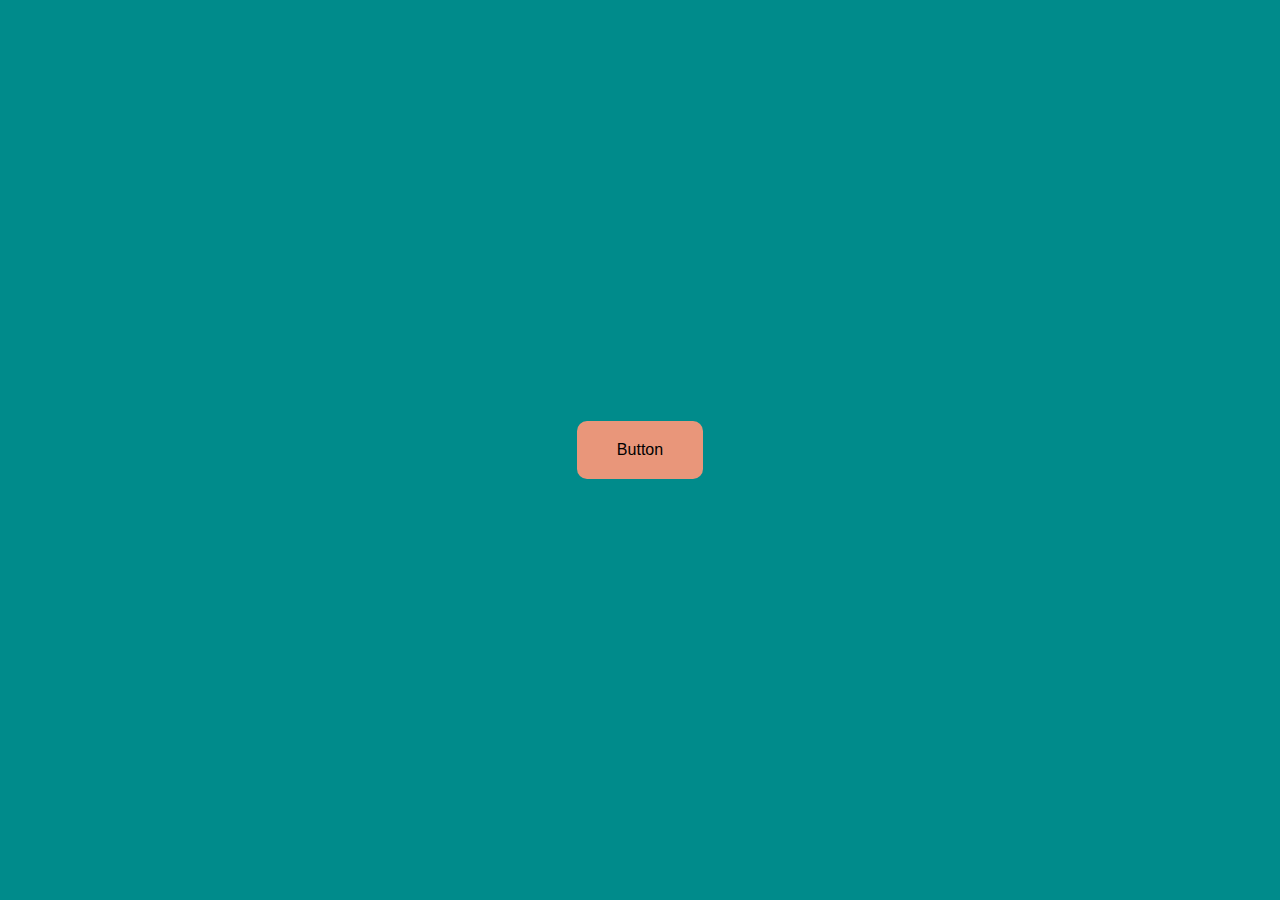
<file: Button Ripple/index.html>
<html lang="en">
<head>
    <meta charset="UTF-8">
    <meta http-equiv="X-UA-Compatible" content="IE=edge">
    <meta name="viewport" content="width=device-width, initial-scale=1.0">
    <title>button ripple</title>
    <link rel="stylesheet" href="style.css">
</head>
<body>
    <a href="#" class="btn"><span>Button </span></a>

    <script src="index.js"></script>
</body>
</html>
</file>
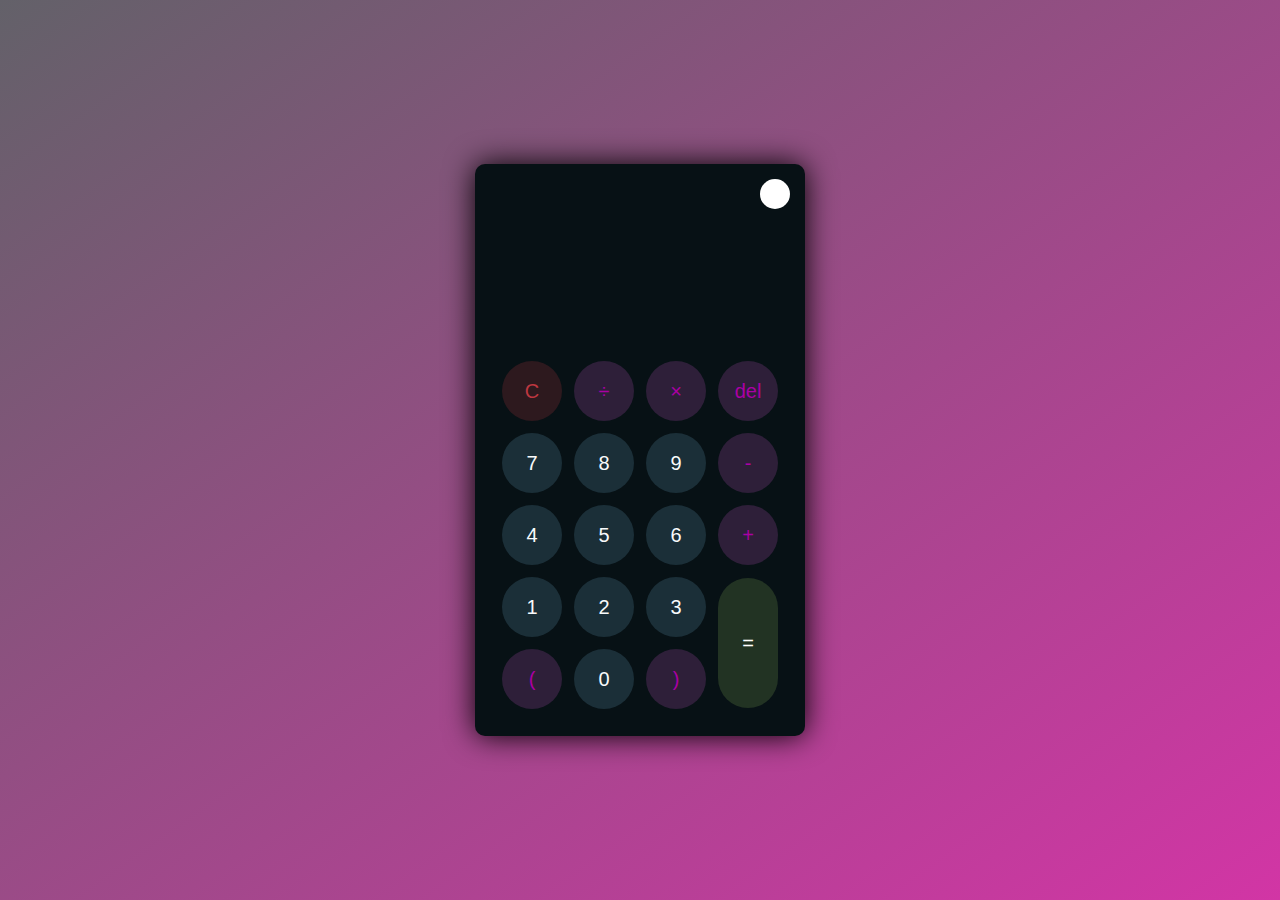
<file: Calculator/index.html>
<html lang="en">
<head>
    <meta charset="UTF-8">
    <meta http-equiv="X-UA-Compatible" content="IE=edge">
    <meta name="viewport" content="width=device-width, initial-scale=1.0">
    <link rel="stylesheet" href="style.css">
    <title>Calculator</title>
</head>
<body>
    <div class="container">
        <div class="calculator dark">
            <div class="theme-toggler active">
                <i class="toggler-icon"></i>
            </div>
            <div class="display-screen">
                <div id="display"></div>
            </div>
            <div class="buttons">
                <table>
                    <tr>
                        <td><button class="btn-operator" id="clear">C</button></td>
                        <td><button class="btn-operator" id="/">&divide;</button></td>
                        <td><button class="btn-operator" id="*">&times;</button></td>
                        <td><button class="btn-operator" id="backspace">del</button></td>
                    </tr>
                    <tr>
                        <td><button class="btn-number" id="7">7</button></td>
                        <td><button class="btn-number" id="8">8</button></td>
                        <td><button class="btn-number" id="9">9</button></td>
                        <td><button class="btn-operator" id="-">-</button></td>
                    </tr>
                    <tr>
                        <td><button class="btn-number" id="4">4</button></td>
                        <td><button class="btn-number" id="5">5</button></td>
                        <td><button class="btn-number" id="6">6</button></td>
                        <td><button class="btn-operator" id="+">+</button></td>
                    </tr>
                    <tr>
                        <td><button class="btn-number" id="1">1</button></td>
                        <td><button class="btn-number" id="2">2</button></td>
                        <td><button class="btn-number" id="3">3</button></td>
                        <td rowspan="2"><button class="btn-equal" id="equal">=</button></td>
                    </tr>
                    <tr>
                        <td><button class="btn-operator" id="(">(</button></td>
                        <td><button class="btn-number" id="0">0</button></td>
                        <td><button class="btn-operator" id=")">)</button></td>
                    </tr>
                </table>
            </div>
        </div>
    </div>
    <script src="index.js"></script>
</body>
</html>
</file>
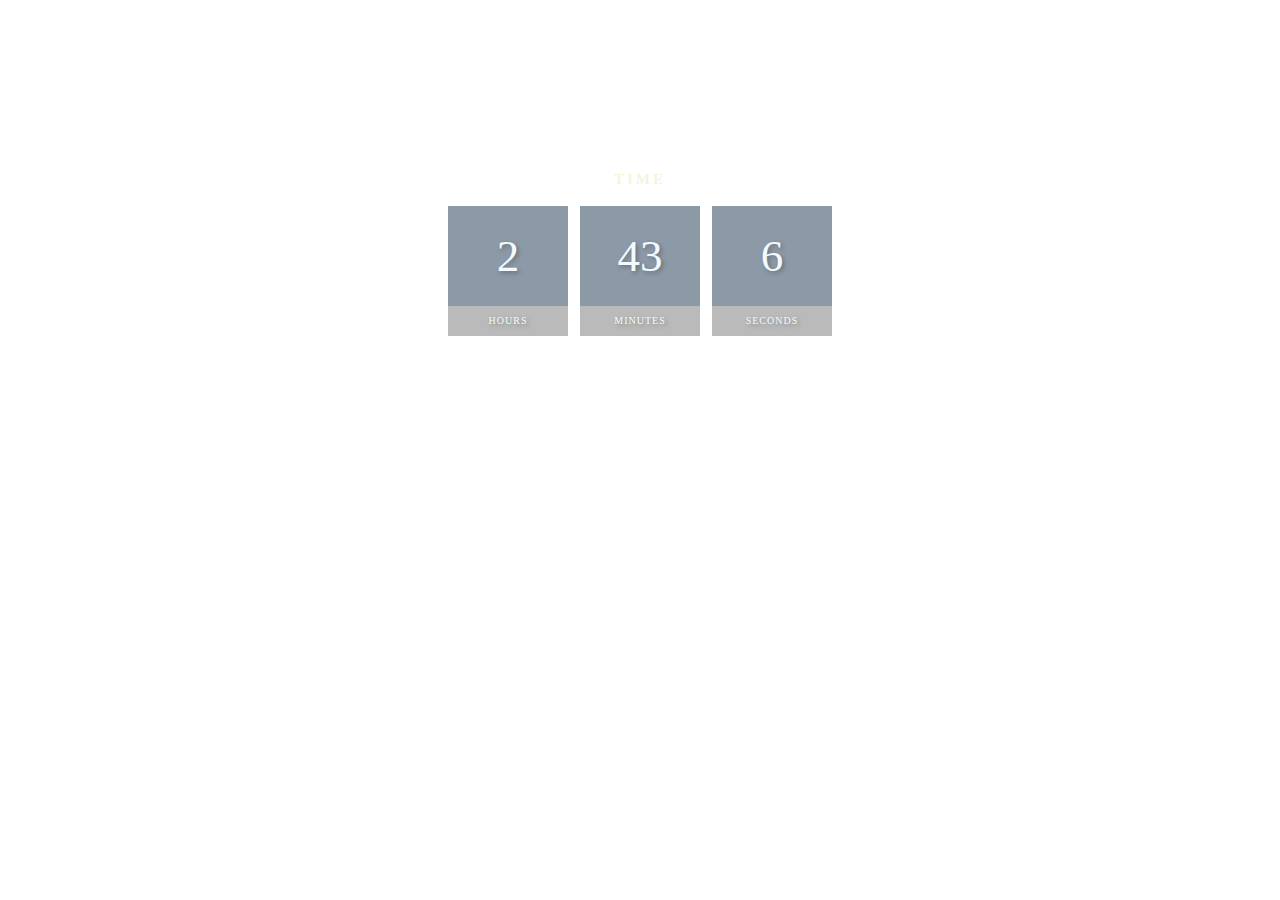
<file: Digital Clock/index.html>
<html lang="en">
<head>
    <meta charset="UTF-8">
    <meta http-equiv="X-UA-Compatible" content="IE=edge">
    <meta name="viewport" content="width=device-width, initial-scale=1.0">
    <link rel="stylesheet" href="styles.css">
    <title>Digital Clock</title>
</head>
<body> 
    <h2>Time</h2>
    <div class="clock">
        <div>
            <span id="hour">00</span>
            <span class="text">Hours</span>
        </div>
        <div>
            <span id="minutes">00</span>
            <span class="text">Minutes</span>
        </div>
        <div>
            <span id="seconds">00</span>
            <span class="text">Seconds</span>
        </div>

    </div>
    <script src="index.js"></script>
</body>
</html>
</file>
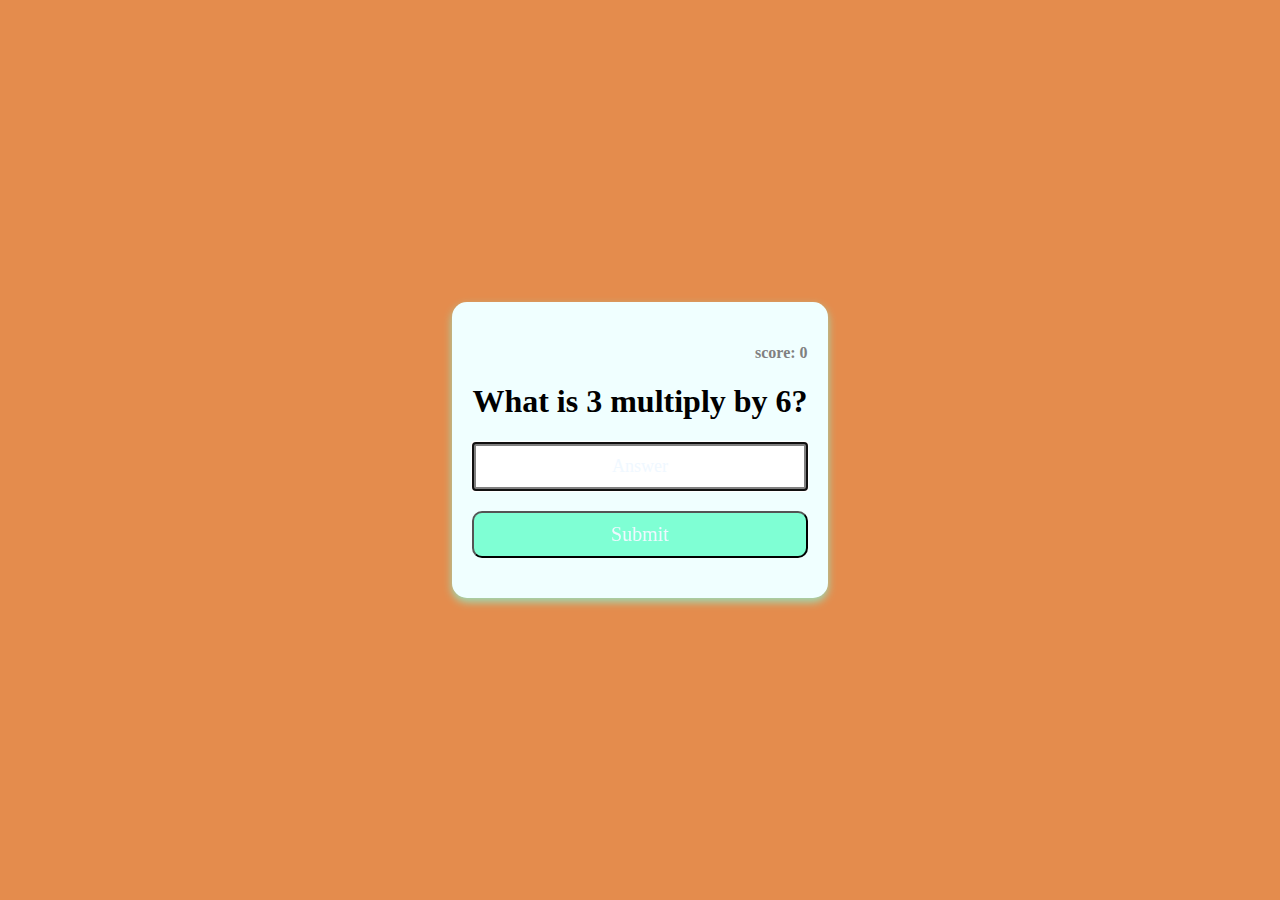
<file: Multiplication App/index.html>
<html lang="en">
<head>
    <meta charset="UTF-8">
    <meta http-equiv="X-UA-Compatible" content="IE=edge">
    <meta name="viewport" content="width=device-width, initial-scale=1.0">
    <title>Multiplication App</title>
    <link rel="stylesheet" href="style.css">
</head>
<body>
     <form class="form" id="form">
        <h4 class="score" id="score">score: 0</h4>
        <h1 id="question">What's 2 multiply by 3 </h1>
        <input type="text" class="input" id="input" placeholder="Answer" autofocus autocomplete="off">
        <button type="submit" class="btn">Submit</button>

    </form>
    <script src="index.js"></script>
</body>
</html>
</file>
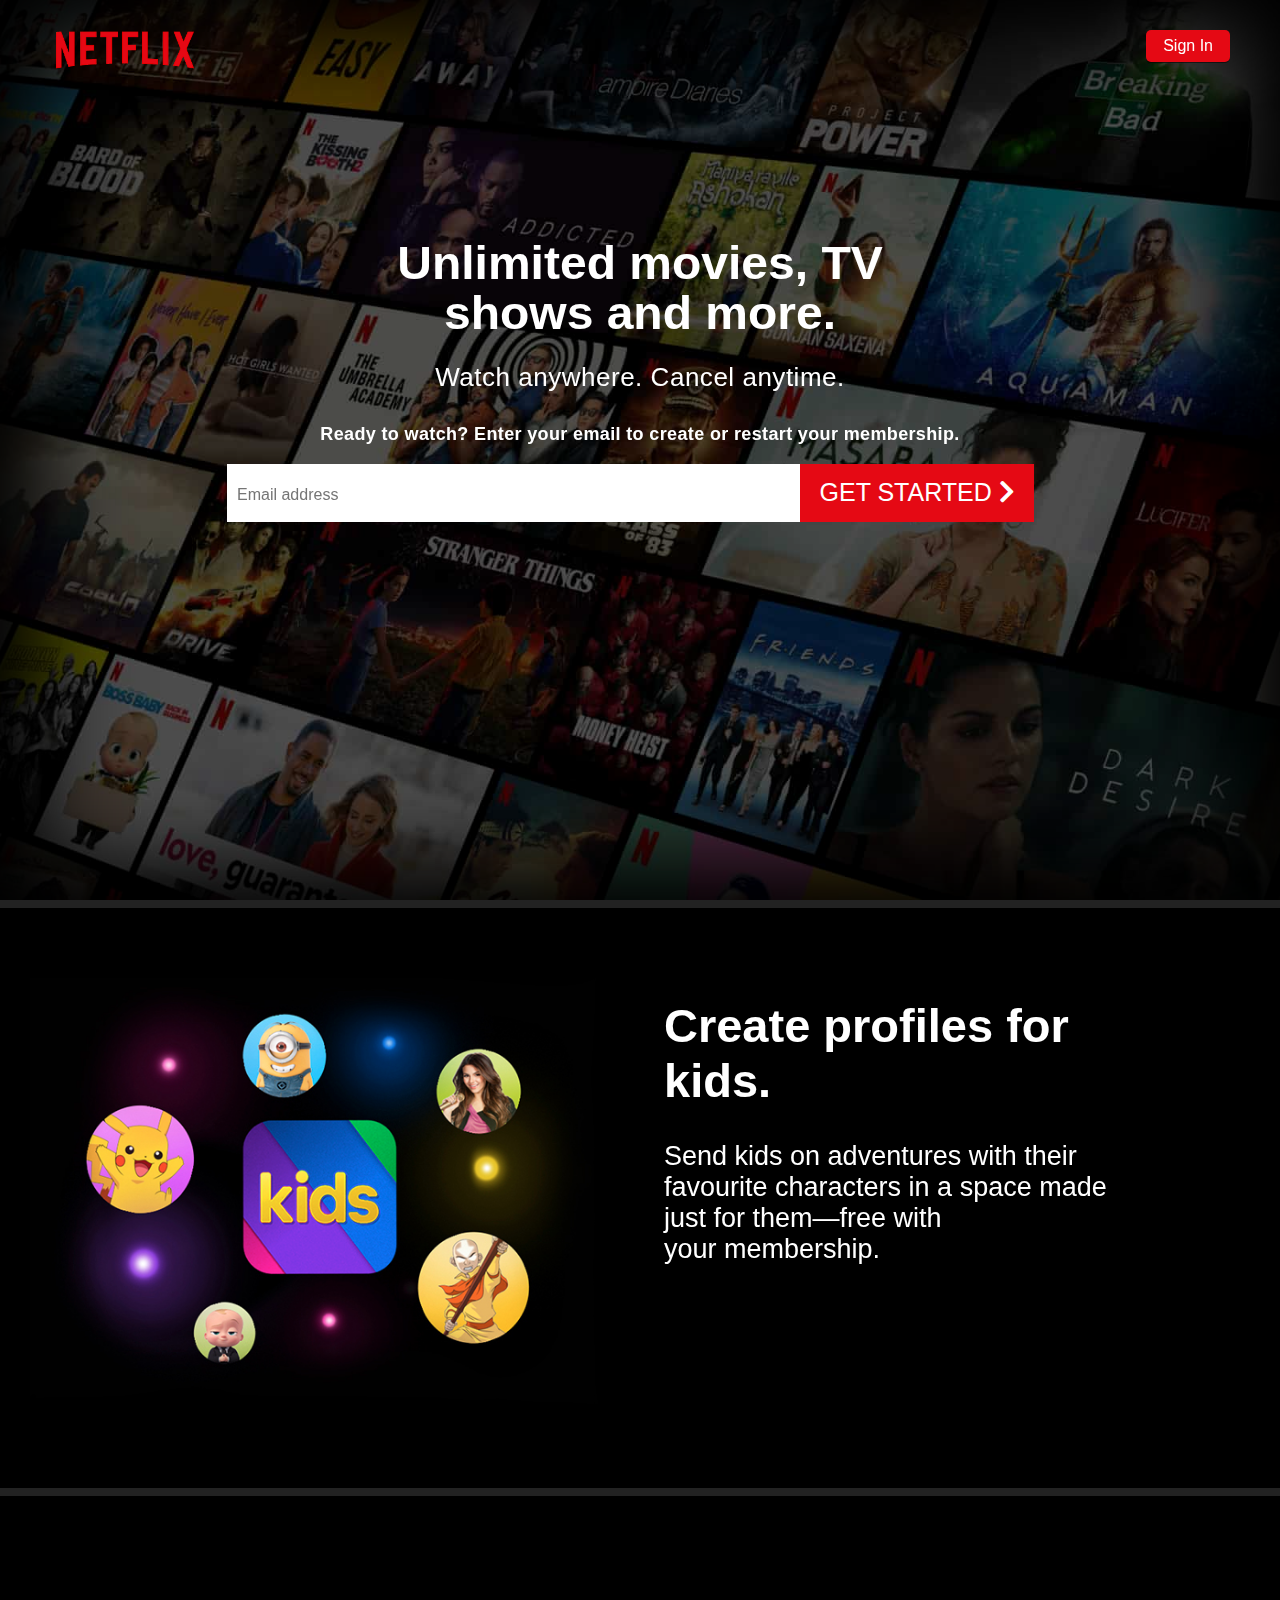
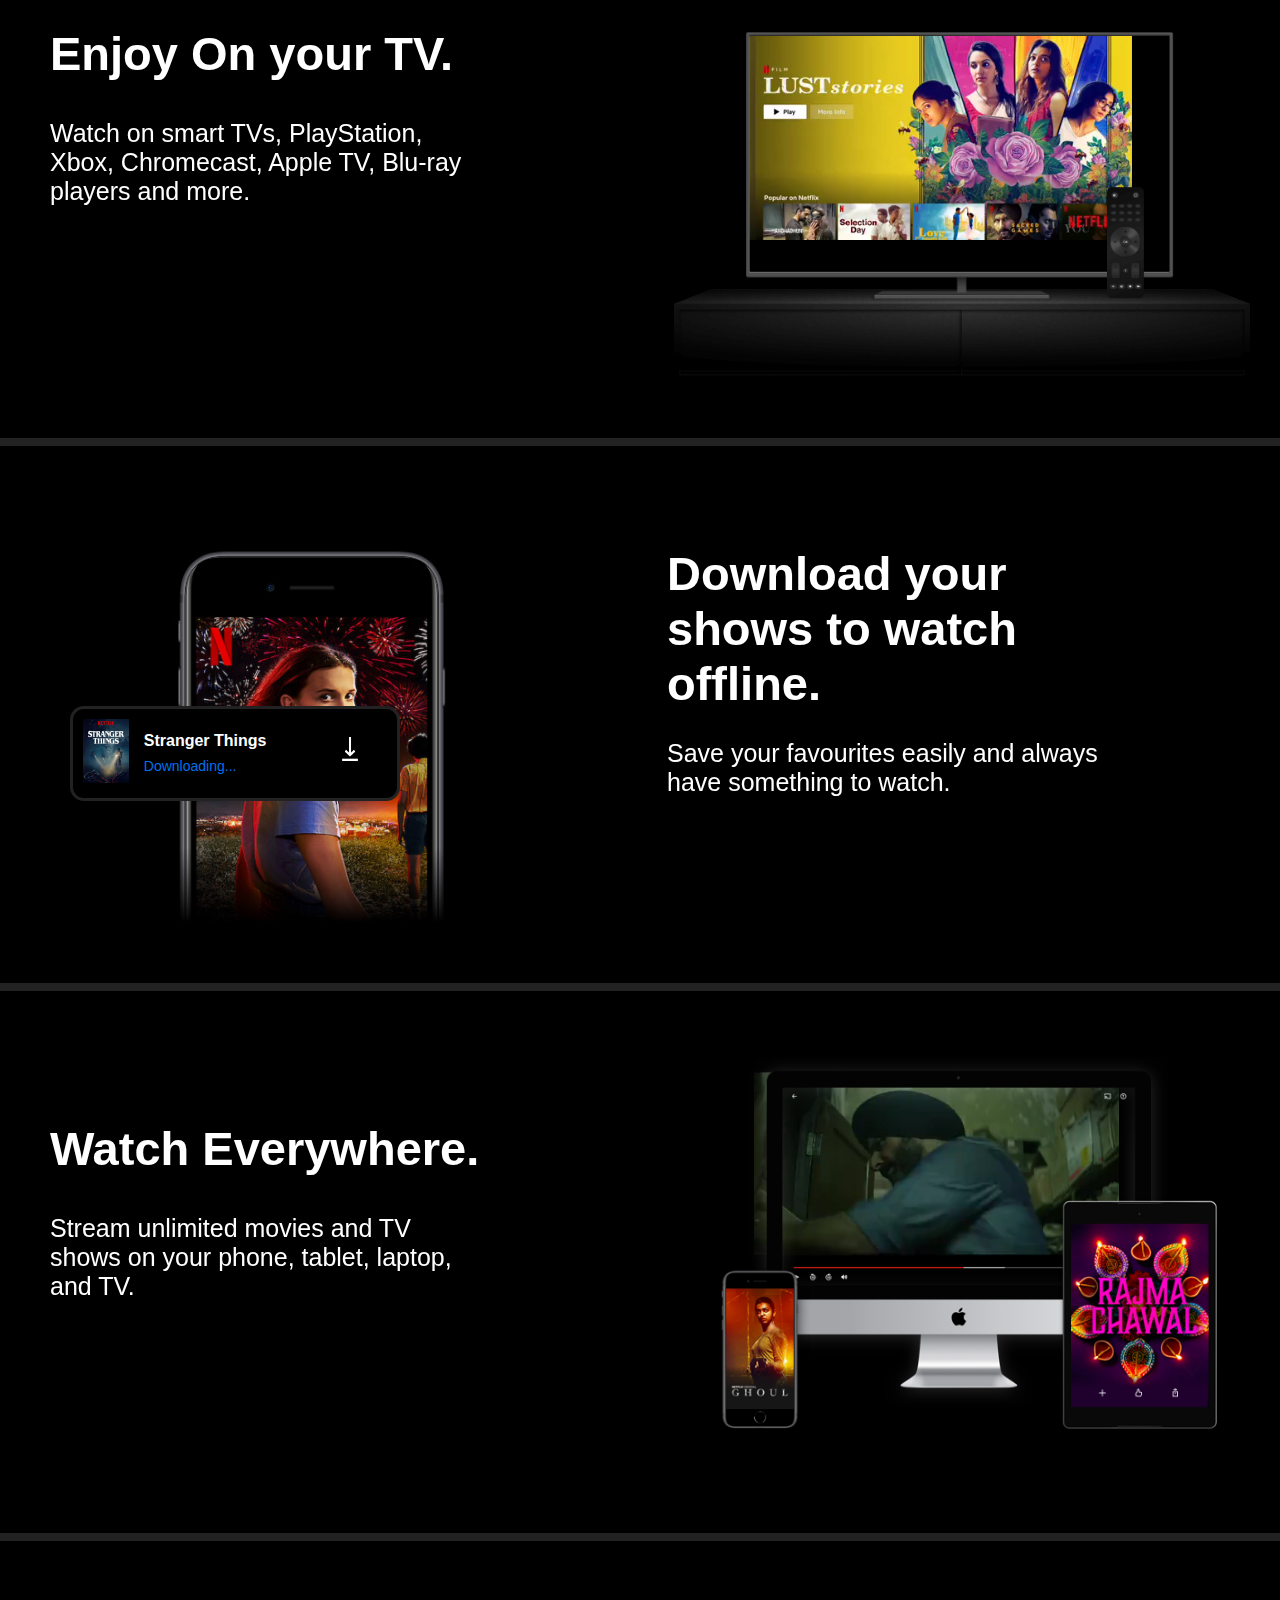
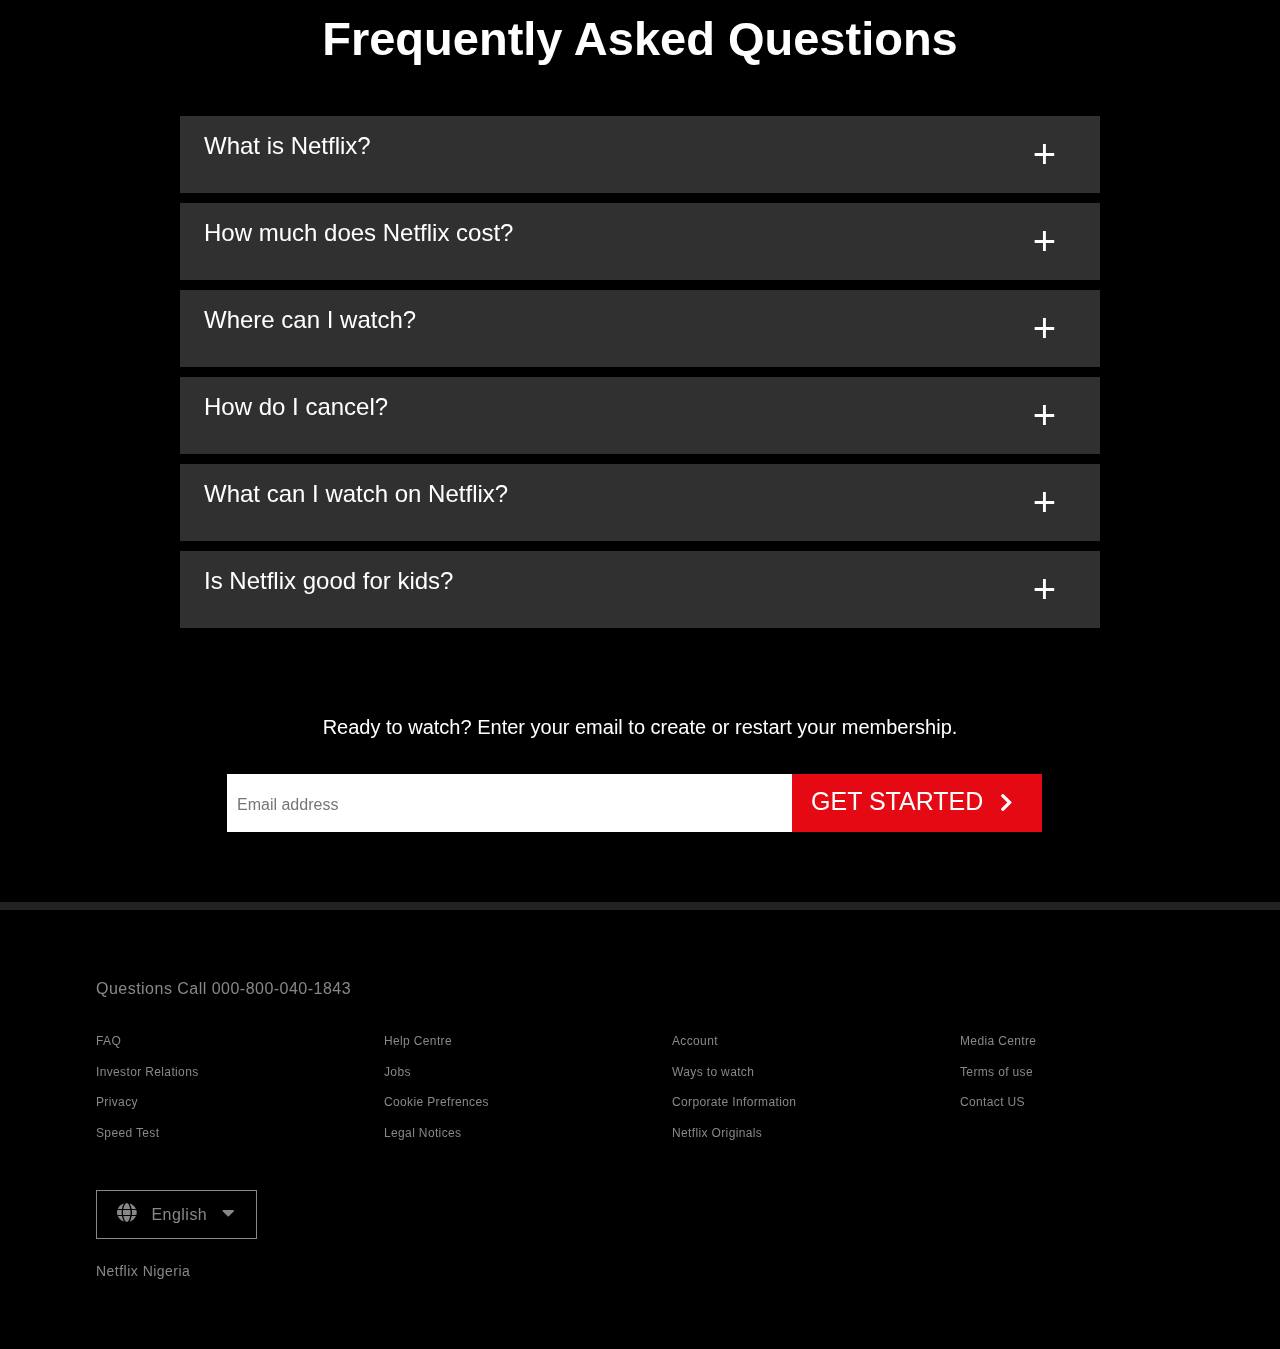
<file: netflix/index.html>
<html lang="en">
<head>
    <meta charset="UTF-8">
    <meta http-equiv="X-UA-Compatible" content="IE=edge">
    <meta name="viewport" content="width=device-width, initial-scale=1.0">
    <title>Netflix</title>
    <link rel="stylesheet" href="https://cdnjs.cloudflare.com/ajax/libs/font-awesome/5.14.0/css/all.min.css">
    <link rel="stylesheet" href="style.css">
</head>
<body>
    <header class="showcase">
        <div class="showcase-top">
           <img src="logo.png" alt="netflix"> 
            <a class="btn btn-rounded" href="#">Sign In</a>
        </div>
        <div class="showcase-content">
            <h1>Unlimited movies, TV <br> shows and more.</h1>
            <p class="p-top">Watch anywhere. Cancel anytime.</p>
            <p class="p-bot">Ready to watch? Enter your email to create or restart your membership.</p>
            <input type="email" placeholder="Email address">
            <div class="get-st">
              <button type="button">GET STARTED <i class="fas fa-chevron-right"></i></button>
            </div>
          </div>
    </header>
    <hr>

  <section class="kids">
    <div class="container">
      <div class="left">
        <img src="kids.jpg" alt="">
      </div>
      <div class="right">
        <h1>Create profiles for <br> kids.</h1>
        <p>Send kids on adventures with their <br> favourite characters in a space made <br> just for them—free with <br> your membership.</p>
      </div>
    </div>
  </section>

<hr>

  <section class="njy">
    <div class="l-content">
      <h1>Enjoy On your TV.</h1>
      <p>Watch on smart TVs, PlayStation, <br> Xbox, Chromecast, Apple TV, Blu-ray <br> players and more.</p>
    </div>
    <div class="r-content">
      <img src="tv.png" alt="">
      <div class="video">
        <video src="video-tv.m4v" autoplay playsinline muted loop></video>
      </div>
    </div>
  </section>

<hr>

<!-- /*  PART 3 */ -->

  <section class="stranger">
    <div class="mobile">
      <img src="mobile.jpg" alt="">
      <div class="box">
        <div>
          <img src="boxshot.png" alt="">
        </div>
        <div>
          <h2>Stranger Things</h2>
          <p>Downloading...</p>
        </div>
        <div>
          <img class="gif" src="gif.gif" alt="">
        </div>
      </div>
    </div>
    <div class="stranger-content">
      <h1>Download your <br> shows to watch <br> offline.</h1>
      <p>Save your favourites easily and always <br> have something to watch.</p>
    </div>
  </section>

<hr>

  <section class="sacred">
    <div class="sacred-content">
      <h1>Watch Everywhere.</h1>
      <p>Stream unlimited movies and TV <br> shows on your phone, tablet, laptop, <br> and TV.</p>
    </div>
    <div class="mac">
      <img src="tv2.png" alt="">
      <div class="tv2">
        <video src="video-tv2.m4v" autoplay playsinline muted loop></video>
      </div>
    </div>
  </section>

<hr>

<!-- PART 4 -->
<div>
  <section class="frequent">
    <h1>Frequently Asked Questions</h1>
    <div class="Questions">
      <button type="button">What is Netflix? <span onClick="toggle1()" id="rot1">+</span> </button>
      <div class="faq-answer closed" id="ans1">
        <span>
          Netflix is a streaming service that offers a wide variety of award-winning TV shows, movies, anime, documentaries and more – on thousands of internet-connected devices.
          <br>
          <br>
          You can watch as much as you want, whenever you want, without a single ad – all for one low monthly price. There's always something new to discover, and new TV shows and movies are added every week!
        </span>
      </div>

      <button type="button">How much does Netflix cost? <span onClick="toggle2()" id="rot2">+</span> </button>
      <div class="faq-answer closed" id="ans2">
        <span>
          Netflix is a streaming service that offers a wide variety of award-winning TV shows, movies, anime, documentaries and more – on thousands of internet-connected devices.
          <br>
          <br>
          You can watch as much as you want, whenever you want, without a single ad – all for one low monthly price. There's always something new to discover, and new TV shows and movies are added every week!
        </span>
      </div>

      <button type="button">Where can I watch? <span onClick="toggle3()" id="rot3">+</span> </button>
      <div class="faq-answer closed" id="ans3">
        <span>
          Netflix is a streaming service that offers a wide variety of award-winning TV shows, movies, anime, documentaries and more – on thousands of internet-connected devices.
          <br>
          <br>
          You can watch as much as you want, whenever you want, without a single ad – all for one low monthly price. There's always something new to discover, and new TV shows and movies are added every week!
        </span>
      </div>

      <button type="button">How do I cancel? <span onClick="toggle4()" id="rot4">+</span> </button>
      <div class="faq-answer closed" id="ans4">
        <span>
          Netflix is a streaming service that offers a wide variety of award-winning TV shows, movies, anime, documentaries and more – on thousands of internet-connected devices.
          <br>
          <br>
          You can watch as much as you want, whenever you want, without a single ad – all for one low monthly price. There's always something new to discover, and new TV shows and movies are added every week!
        </span>
      </div>

      <button type="button">What can I watch on Netflix? <span onClick="toggle5()" id="rot5">+</span> </button>
      <div class="faq-answer closed" id="ans5">
        <span>
          Netflix is a streaming service that offers a wide variety of award-winning TV shows, movies, anime, documentaries and more – on thousands of internet-connected devices.
          <br>
          <br>
          You can watch as much as you want, whenever you want, without a single ad – all for one low monthly price. There's always something new to discover, and new TV shows and movies are added every week!
        </span>
      </div>

      <button type="button">Is Netflix good for kids? <span onClick="toggle6()" id="rot6">+</span> </button>
      <div class="faq-answer closed" id="ans6">
        <span>
          Netflix is a streaming service that offers a wide variety of award-winning TV shows, movies, anime, documentaries and more – on thousands of internet-connected devices.
          <br>
          <br>
          You can watch as much as you want, whenever you want, without a single ad – all for one low monthly price. There's always something new to discover, and new TV shows and movies are added every week!
        </span>
      </div>

    </div>
  </section>

  <p class="p-t">Ready to watch? Enter your email to create or restart your membership.</p>

  <div class="field">
    <input type="email" placeholder="Email address">
    <div class="get-st">
      <button type="button">GET STARTED <i class="btn-icon fas fa-chevron-right"></i></button>
    </div>
  </div>

</div>

<hr>

<!-- PART 5 -->

  <footer class="footer">
    <p>Questions Call 000-800-040-1843</p>
    <div class="footer-cols">
      <ul>
        <li><a href="#">FAQ</a></li>
        <li><a href="#">Investor Relations</a></li>
        <li><a href="#">Privacy</a></li>
        <li><a href="#">Speed Test</a></li>
      </ul>
      <ul>
        <li><a href="#">Help Centre</a></li>
        <li><a href="#">Jobs</a></li>
        <li><a href="#">Cookie Prefrences</a></li>
        <li><a href="#">Legal Notices</a></li>
      </ul>
      <ul>
        <li><a href="#">Account</a></li>
        <li><a href="#">Ways to watch</a></li>
        <li><a href="#">Corporate Information</a></li>
        <li><a href="#">Netflix Originals</a></li>
      </ul>
      <ul>
        <li><a href="#">Media Centre</a></li>
        <li><a href="#">Terms of use</a></li>
        <li><a href="#">Contact US</a></li>
      </ul>
    </div>

    <div class="last">
      <a><i class="fas fa-globe btn-icon"></i> English <i class="btn-icon fas fa-caret-down"></i></a>
      <p>Netflix Nigeria</p>
    </div>
  </footer>
  <script src="./index.js"></script>  
</body>
</html>
</file>
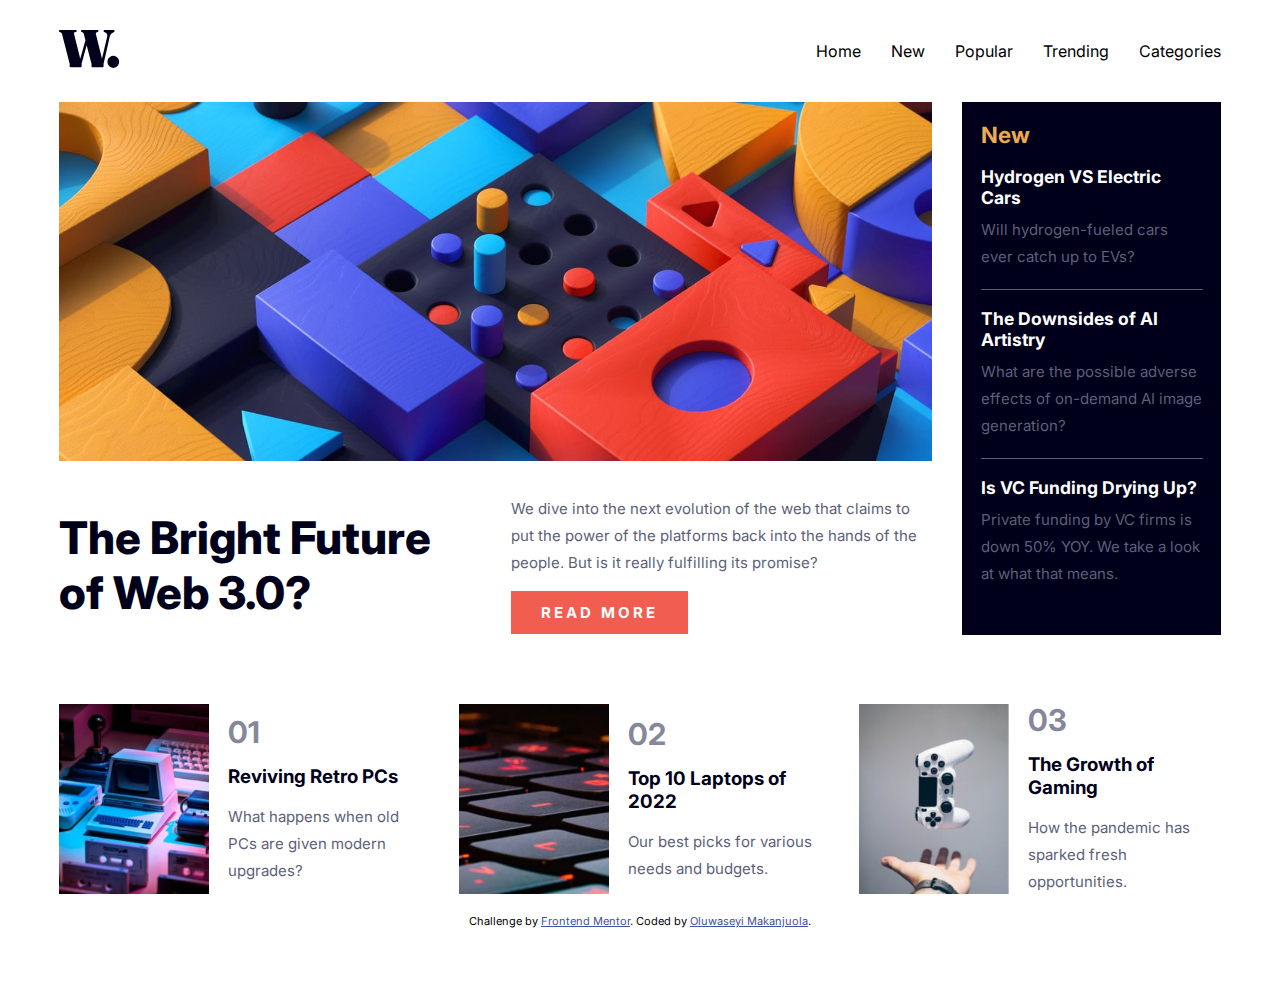
<file: news-homepage-main/index.html>
<!DOCTYPE html>
<html lang="en">
<head>
  <meta charset="UTF-8">
  <meta name="viewport" content="width=device-width, initial-scale=1.0"> <!-- displays site properly based on user's device -->

  <link rel="icon" type="image/png" sizes="32x32" href="./images/favicon-32x32.png">
  <link rel="stylesheet" href="style.css">

  <title>Frontend Mentor | News homepage</title>

  <!-- Feel free to remove these styles or customise in your own stylesheet 👍 -->
  <style>
    .attribution { font-size: 11px; text-align: center; }
    .attribution a { color: hsl(228, 45%, 44%); }
  </style>
</head>
<body>
  <header class="header">
    <div>
      <img src="./assets/images/logo.svg" alt="" />
    </div>

    <nav>
      <button id="menu-close">
        <img src="./assets/images/icon-menu-close.svg" alt="" />
      </button>

      <ul>
        <li>Home</li>
        <li>New</li>
        <li>Popular</li>
        <li>Trending</li>
        <li>Categories</li>
      </ul>
    </nav>

    <div class="menu-button">
      <button id="menu-button">
        <img src="./assets/images/icon-menu.svg" alt="" />
      </button>
    </div>
  </header>

  <section class="showcase">
    <div>
      <picture>
        <source
          media="(min-width: 768px)"
          srcset="./assets/images/image-web-3-desktop.jpg"
        />
        <img src="./assets/images/image-web-3-mobile.jpg" alt="" />
      </picture>

      <article>
        <h1>The Bright Future of Web 3.0?</h1>

        <div>
          <p>
            We dive into the next evolution of the web that claims to put the
            power of the platforms back into the hands of the people. But is
            it really fulfilling its promise?
          </p>

          <button>Read more</button>
        </div>
      </article>
    </div>

    <div>
      <h2>New</h2>

      <article>
        <h3>Hydrogen VS Electric Cars</h3>
        <p>Will hydrogen-fueled cars ever catch up to EVs?</p>
      </article>

      <article>
        <h3>The Downsides of AI Artistry</h3>
        <p>
          What are the possible adverse effects of on-demand AI image
          generation?
        </p>
      </article>

      <article>
        <h3>Is VC Funding Drying Up?</h3>
        <p>
          Private funding by VC firms is down 50% YOY. We take a look at what
          that means.
        </p>
      </article>
    </div>
  </section>

  <div class="cards">
    <article>
      <img src="./assets/images/image-retro-pcs.jpg" alt="" />
      <div>
        <span>01</span>
        <h4>Reviving Retro PCs</h4>
        <p>What happens when old PCs are given modern upgrades?</p>
      </div>
    </article>

    <article>
      <img src="./assets/images/image-top-laptops.jpg" alt="" />
      <div>
        <span>02</span>
        <h4>Top 10 Laptops of 2022</h4>
        <p>Our best picks for various needs and budgets.</p>
      </div>
    </article>

    <article>
      <img src="./assets/images/image-gaming-growth.jpg" alt="" />
      <div>
        <span>03</span>
        <h4>The Growth of Gaming</h4>
        <p>How the pandemic has sparked fresh opportunities.</p>
      </div>
    </article>
    <script src="./script.js"></script>
  </div>
    <div class="attribution">
      Challenge by <a href="https://www.frontendmentor.io?ref=challenge" target="_blank">Frontend Mentor</a>. 
      Coded by <a href="#">Oluwaseyi Makanjuola</a>.
    </div>
  </body>
  </html>
</file>
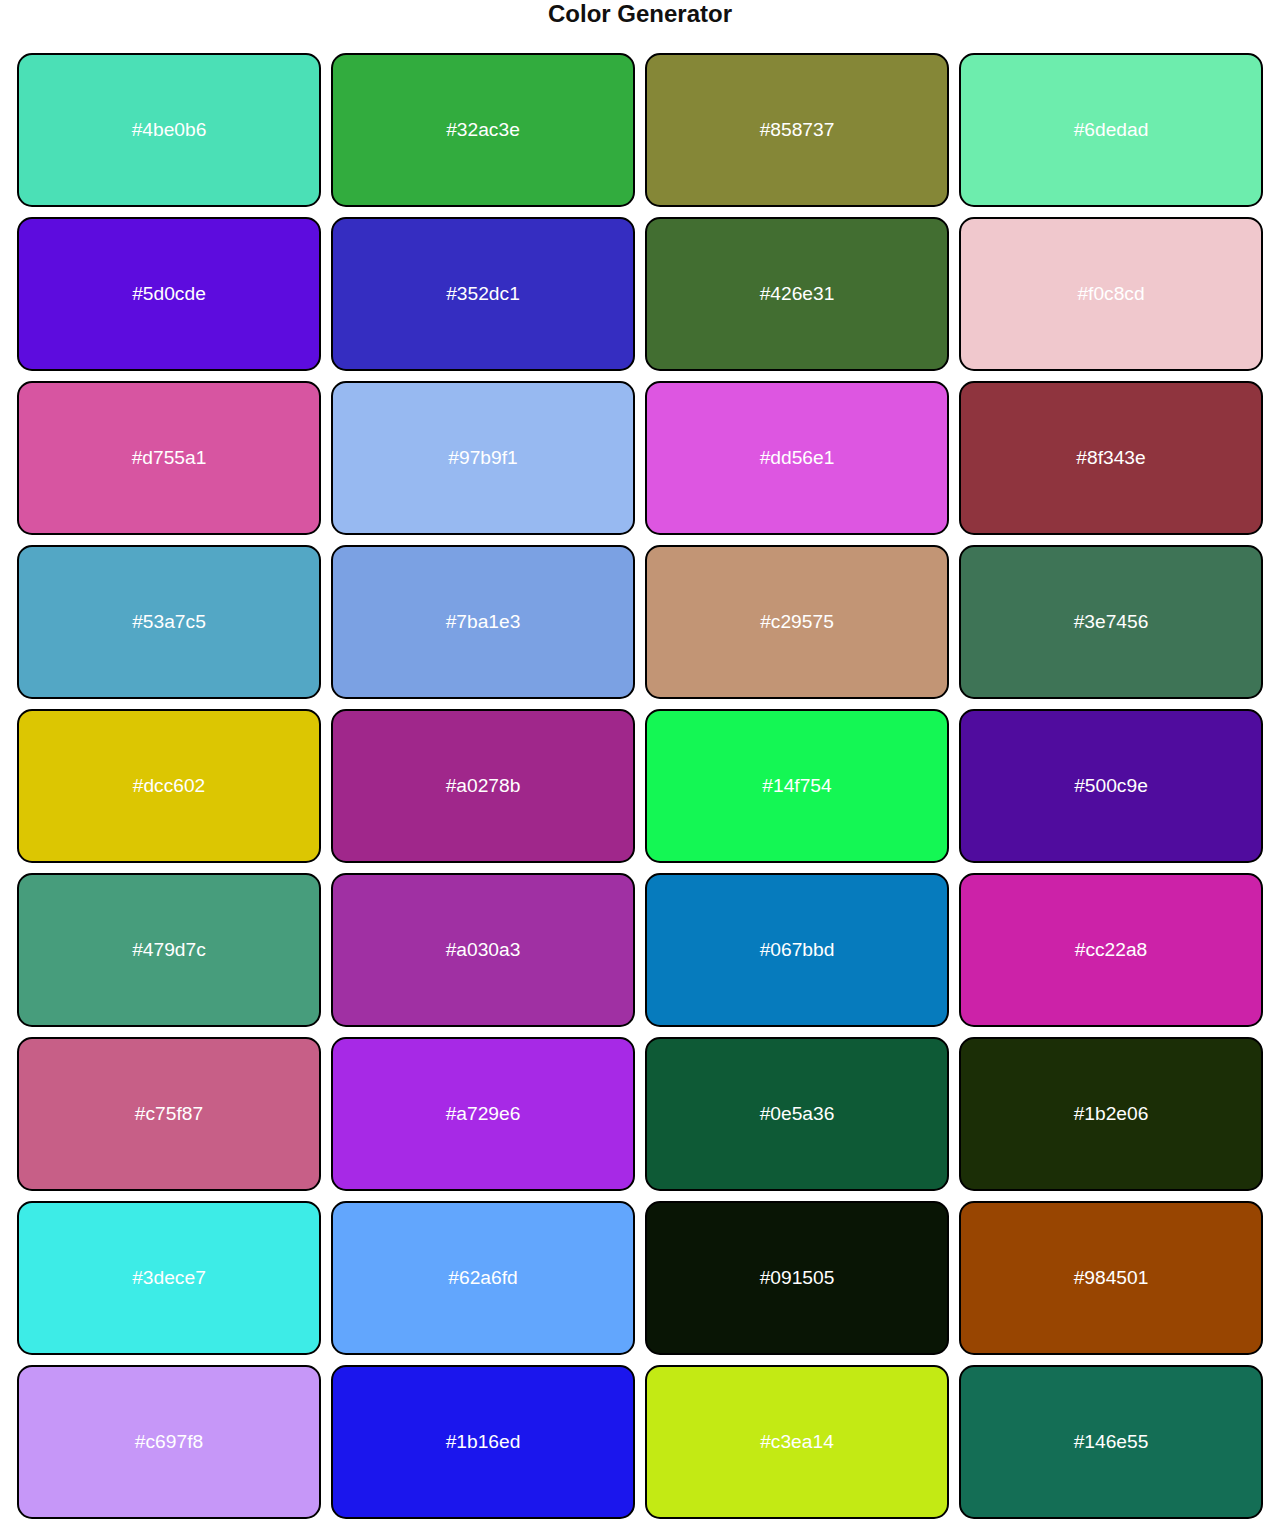
<file: Random Color Generator/index.html>
<html lang="en">
<head>
    <meta charset="UTF-8">
    <meta http-equiv="X-UA-Compatible" content="IE=edge">
    <meta name="viewport" content="width=device-width, initial-scale=1.0">
    <title>Random Color Generator</title>
    <link rel="stylesheet" href="style.css">
</head>
<body>
    <h2>Color Generator</h2>
    <div class="container">
      
    </div>
    <script src="index.js"></script>
</body>
</html>
</file>
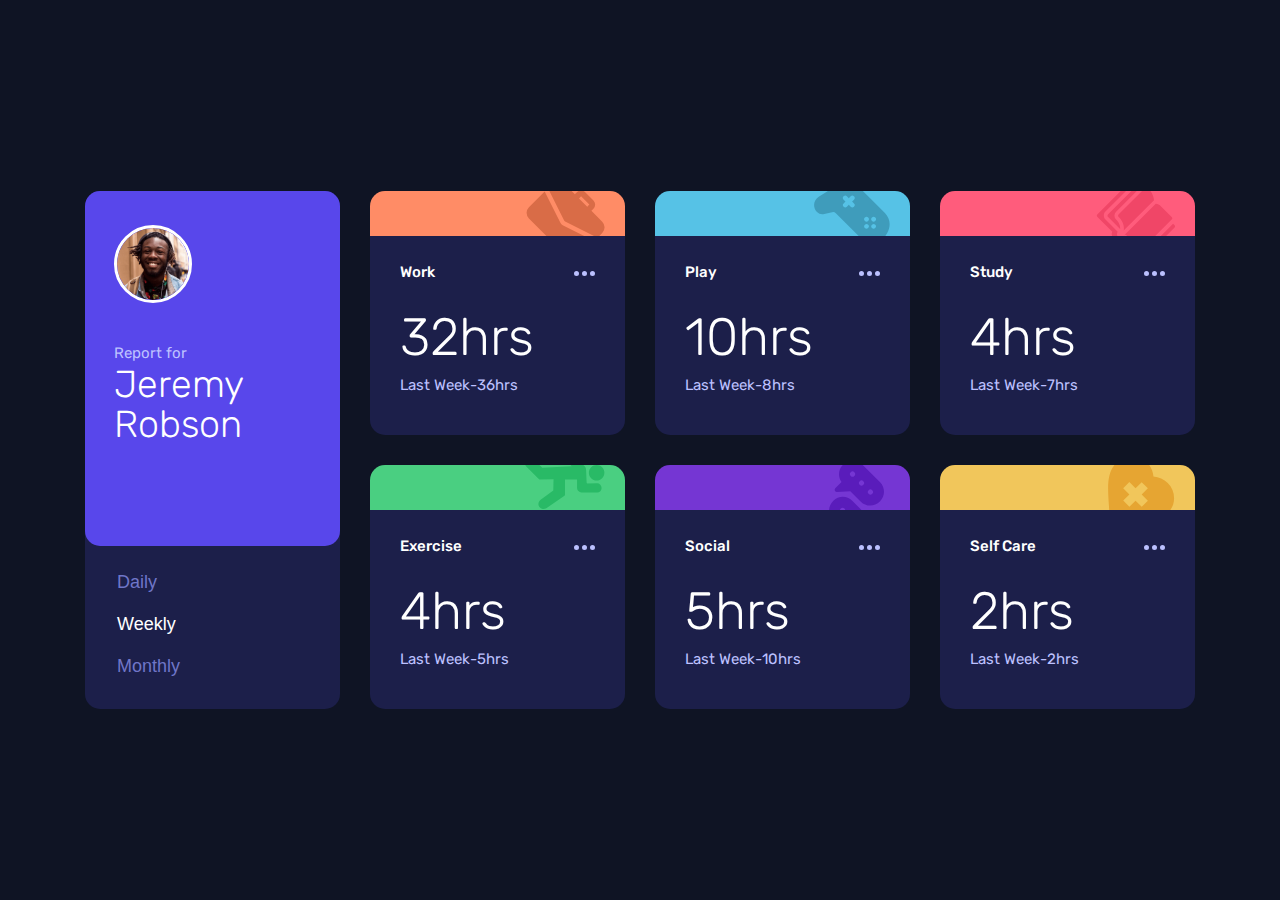
<file: time-tracking-dashboard-main/index.html>
<!DOCTYPE html>
<html lang="en">
<head>
  <meta charset="UTF-8">
  <meta name="viewport" content="width=device-width, initial-scale=1.0"> <!-- displays site properly based on user's device -->

  <link rel="icon" type="image/png" sizes="32x32" href="./images/favicon-32x32.png">
  
  <title>Frontend Mentor | Time tracking dashboard</title>

  <!-- Feel free to remove these styles or customise in your own stylesheet 👍 -->
 <link rel="stylesheet" href="./styles/reset.css">
 <link rel="stylesheet" href="./styles/style.css">
</head>
<body>

  <section class="activity-tracker">

    <section class="activity-tracker__menu">
      <div class="activity-tracker__owner">
        <img src="./images/image-jeremy.png" alt="" class="activity-tracker__owner-img">
        <div class="activity-tracker__owner-container">
          <p class="activity-tracker__owner-for">Report for</p>
          <h1 class="activity-tracker__owner-name">Jeremy Robson</h1>
        </div>
      </div>
      <div class="activity-tracker__options">
        <button class="activity-tracker__option" data-option="daily">
          Daily
        </button>
        <button class="activity-tracker__option" data-option="weekly">
          Weekly
        </button>
        <button class="activity-tracker__option" data-option="monthly">
          Monthly
        </button>
      </div>
    </section>

</section>
<script src="index.js"></script>
</body>
</html>
</file>
<file: Button Ripple/style.css>
body{
    margin: 0;
    display: flex;
    justify-content: center;
    height:100vh;
    align-items: center;
    background-color: darkcyan;
    font-family: sans-serif;

}


.btn{
    background-color: darksalmon;
    padding: 20px 40px;
    border-radius: 10px;
    box-sizing: 0 5px 10px rgb(58, 54, 54);
    text-decoration: none;
    color: black;
    cursor: pointer;
    position: relative;
    overflow: hidden;
}

.btn span{
    position: relative;
    z-index: 1;
}





.btn::before{
    content: "";
    position: absolute;
    background-color: crimson;
    width: 0;
    height: 0;
    left: 50%;
    top: 50%;
    transform: translate(-50%, -50%);
    border-radius: 50%;
    transition: width 0.5s, height 0.5s;
}
.btn:hover::before{
    width:300px ;
    height: 300px;
}
</file>
<file: Calculator/style.css>
* {
    padding: 0;
    margin: 0;
    box-sizing: border-box;
    outline: 0;
    transition: all 0.5s ease;
}

body {
    font-family: sans-serif;
}

a {
    text-decoration: none;
    color: #fff;
}

body {
    background-image: linear-gradient( to bottom right, rgb(99, 97, 105),rgba(210,53,165));
}

.container {
    height: 100vh;
    width: 100vw;
    display: grid;
    place-items: center;
}

.calculator {
    position: relative;
    height: auto;
    width: auto;
    padding: 20px;
    border-radius: 10px;
    box-shadow: 0 0 30px #000;
}

.theme-toggler {
    position: absolute;
    top: 30px;
    right: 30px;
    color: #fff;
    cursor: pointer;
    z-index: 1;
}

.theme-toggler.active {
    color: #333;
}

.theme-toggler.active::before {
    background-color: #fff;
}

.theme-toggler::before {
    content: '';
    height: 30px;
    width: 30px;
    position: absolute;
    top: 50%;
    transform: translate(-50%, -50%);
    border-radius: 50%;
    background-color: #333;
    z-index: -1;
}

#display {
    margin: 0 10px;
    height: 150px;
    width: auto;
    max-width: 270px;
    display: flex;
    align-items: flex-end;
    justify-content: flex-end;
    font-size: 30px;
    margin-bottom: 20px;
    overflow-x: scroll;
  }

#display::-webkit-scrollbar {
    display: block;
    height: 3px;
}

button {
    height: 60px;
    width: 60px;
    border: 0;
    border-radius: 30px;
    margin: 5px;
    font-size: 20px;
    cursor: pointer;
    transition: all 200ms ease;
}

button:hover {
    transform: scale(1.1);
}

button#equal {
    height: 130px;
}

/* light theme */

.calculator {
    background-color: #fff;
}

.calculator #display {
    color: #0a1e23;
}

.calculator button#clear {
    background-color: #ffd5d8;
    color: #fc4552;
}

.calculator button.btn-number {
    background-color: #c3eaff;
    color: #000000;
}

.calculator button.btn-operator {
    background-color: #ffd0fb;
    color: #f967f3;
  }
  
  .calculator button.btn-equal {
    background-color: #adf9e7;
    color: #000;
  }

  /* dark theme */

  .calculator.dark {
    background-color: #071115;
  }

  .calculator.dark #display {
    color: #f8fafb;
  }

  .calculator.dark button#clear {
    background-color: #2d191e;
    color: #bd3740;
  }

  .calculator.dark button.btn-number {
    background-color: #1b2f38;
    color: #f8fafb;
  }

  .calculator.dark button.btn-operator {
    background-color: #2e1f39;
    color: #aa00a4;
  }
  
  .calculator.dark button.btn-equal {
    background-color: #223323;
    color: #ffffff;
  }
</file>
<file: Digital Clock/styles.css>
body{
    display: flex;
    font-family: 'Times New Roman', Times, serif;
    margin: 0;
    flex-direction: column;
    align-items: center;
    height: 500px;
    justify-content: center;
    background-image: url("https://images.unsplash.com/photo-1661565882777-5c132e11167f?ixlib=rb-1.2.1&ixid=MnwxMjA3fDB8MHxlZGl0b3JpYWwtZmVlZHw0fHx8ZW58MHx8fHw%3D&auto=format&fit=crop&w=700&q=60");
    background-size: cover;
    overflow: hidden;
}

h2{
    text-transform: uppercase;
    letter-spacing: 3px;
    font-size: 15px;
    text-align: center;
    color: beige;
}
.clock{
    display: flex;
}
.clock div{
        margin: 6px;
}
.clock span{
    width: 120px;
    height: 100px;
    background:slategrey;
    opacity: .8;
    color:aliceblue;
    display: flex;
    justify-content: center;
    align-items: center;
    font-size: 45px;
    text-shadow: 2px 2px 4px rgba(0, 0, 0, 0.4);
}

.clock .text{
    height: 30px;
    font-size: 10px;
    text-transform: uppercase;
    letter-spacing: 1px;
    background-color: darkgray;
    opacity: 0.8;

}
</file>
<file: Multiplication App/style.css>
body{
    margin: 0;
    display: flex;
    justify-content: center;
    height: 100vh;
    align-items: center;
    text-align: center;
    background-color: rgb(228, 140, 77);
    font-family: cursive;
 }

 .form{
    background-color: azure;
    padding: 20px ;
    box-shadow: 0 4px 8px rgb(155, 221, 183);
    border-radius: 15px;
    margin: 7px;
 }
 .input{
    display: block;
    width: 100%;
    box-sizing: border-box;
    font-size: large;
    text-align: center;
    padding: 10px;
    border: solid 4px gray;
    color: gray;

}
.input::placeholder{
    color: aliceblue;
    font-family: cursive;
}
.btn{
    background-color: aquamarine;
    color: aliceblue;
    display: block;
    width: 100%;
    padding: 10px;
    font-size: 20px;
    font-family: cursive;
    margin: 20px 0;
    border-radius: 10px;
    cursor: pointer;
}
.btn:hover{
    filter: brightness(0.8);
}
.score{
    color: gray;
    text-align: right;
}
</file>
<file: netflix/style.css>
*{
    box-sizing: border-box;
    margin: 0;
    padding: 0;
  }
  body{
    font-family: 'Helvetica', sans-serif;
    -webkit-font-smoothing: antialiased;
    background: #000;
    color: #fff;
  }
  h1, h2 , h3, h4{
    color: #fff;
  }
  a{
    color: #fff;
    text-decoration: none;
  }
  p{
    margin: 0.5rem 0;
  }
  img{
    width: 100%;
  }
  .showcase{
    width: 100%;
    height: 100vh;
    position: relative;
    background: url("bg.jpg") no-repeat center center/cover;
  }
  .showcase::after{
    content: '';
    position: absolute;
    top: 0;
    left: 0;
    z-index: 1;
    width: 100%;
    height: 100vh;
    background: rgba(0, 0, 0, 0.6);
    box-shadow: inset 40px 30px 100px #000,
                inset -40px -30px 100px #000;
  }
  .showcase-top{
    position: relative;
    height: 92px;
    z-index: 2;
  }
  .showcase-top img{
    width: 170px;
    position: absolute;
    top: 0px;
    left: 40px;
  }
  .showcase-top a{
    position: absolute;
    top: 30px;
    right: 50px;
  }
  .showcase-content{
    z-index: 2;
    position: relative;
    margin: auto;
    display: flex;
    flex-direction: column;
    justify-content: center;
    align-items: center;
    text-align: center;
    margin-top: 9rem;
  }
  .showcase-content h1{
    font-weight: 700;
    font-size: 3rem;
    line-height: 1.1;
    margin: 0 0 0.8rem;
    transform: scaleX(1.05);
    transform: scaleY(0.95);
  }
  .p-top{
    font-weight: 500;
    font-size: 26px;
    margin-bottom: 1.4rem;
    letter-spacing: 0.02em;
  }
  .p-bot{
    font-weight: 600;
    font-size: 18px;
    margin-bottom: 1.2rem;
    letter-spacing: 0.02em;
  }
  
  
  .btn{
    display: inline-block;
    background: #e50914;
    color: #fff;
    padding: 7px 17px;
    font-size: 1rem;
    font-weight: 500;
    text-align: center;
    border: none;
    cursor: pointer;
    outline: none;
    box-shadow: 0 1px 0 rgba(0, 0, 0, 0.5);
    border-radius: 2px;
  }
  .btn-rounded{
    border-radius: 5px;
  }
  input{
    margin-left: -250px;
    height: 58px;
    padding: 5px 10px 0;
    width: 45%;
    font-size: 16px;
    outline: none;
    border: none;
  }
  .get-st{
    margin-left: 43.3%;
    margin-top: -58px;
  }
  .get-st button{
    padding: 0.55rem 1.2rem;
    font-size: 25px;
    height: 58px;
    background: #e50914;
    color: #fff;
    border: none;
    cursor: pointer;
  }
  
  
  /* PART TWO */
  hr{
    height: 8px;
    width: 100%;
    border: none;
    background: #222;
  }
  .kids .container{
    padding: 70px 30px;
    display: grid;
    grid-template-columns: repeat(2, 1fr);
    grid-gap: 3rem;
  }
  .right h1{
    padding-top: 20px;
    font-size: 47px;
  }
  .right p{
    padding-top: 25px;
    font-size: 27px;
    font-weight: 500;
  }
  
  
  
  
  
  
  
  .njy{
    padding: 50px 30px 60px 50px;
    display: grid;
    grid-template-columns: repeat(2, 1fr);
    grid-gap: 3rem;
  }
  .njy .l-content h1{
    padding-top: 80px;
    font-size: 47px;
  }
  .njy .l-content p{
    padding-top: 30px;
    font-size: 25px;
    font-weight: 500;
  }
  .r-content{
    position: relative;
  }
  .r-content img{
    z-index: 1;
  }
  .video{
    position: absolute;
    top: 70px;
    left: 60px;
    z-index: -1;
  }
  
  .video video{
    display: inline-block;
    vertical-align: baseline;
    max-width: 83%;
    max-height: 64%;
  }
  
  /*  PART 3 */
  
  .stranger{
    padding: 40px 30px 60px 20px;
    display: grid;
    grid-template-columns: repeat(2, 1fr);
    grid-gap: 4rem;
  }
  .mobile{
    position: relative;
  }
  .box{
    position: absolute;
    top: 220px;
    left: 50px;
    padding: 10px;
    display: grid;
    grid-template-columns: 1fr 3fr 1fr;
    border: 3px solid #222;
    border-radius: 14px;
    width: 330px;
    height: 95px;
    background: #000;
  }
  .box img{
    width: 46px;
    height: 64px;
  }
  .box h2{
    padding-top: 13px;
    font-size: 16px;
  }
  .box p{
    font-size: 14px;
    color: #0071eb;
  }
  .box .gif{
    width: 48px;
    height: 60px;
  }
  .stranger-content{
    padding-top: 60px;
  }
  .stranger-content h1{
    font-size: 47px;
  }
  .stranger-content p{
    padding-top: 20px;
    font-size: 25px;
  }
  
  .sacred{
    padding: 50px 30px 60px 50px;
    display: grid;
    grid-template-columns: repeat(2, 1fr);
    grid-gap: 3rem;
  }
  .sacred .sacred-content h1{
    padding-top: 80px;
    font-size: 47px;
  }
  .sacred .sacred-content p{
    padding-top: 30px;
    font-size: 25px;
    font-weight: 500;
  }
  .mac{
    position: relative;
  }
  .mac img{
    z-index: 1;
  }
  .tv2{
    position: absolute;
    top: 20px;
    left: 80px;
    z-index: -1;
  }
  .tv2 video{
    display: inline-block;
    vertical-align: baseline;
    max-width: 76%;
    max-height: 54%;
  }
  
  
  /* <!-- PART 4 --> */
  
  .frequent{
    padding: 70px 180px;
  }
  .frequent h1{
    text-align: center;
    font-size: 47px;
    margin-bottom: 50px;
  }
  .frequent .Questions button{
    width: 100%;
    text-align: left;
    padding: 16px 44px 16px 24px;
    font-weight: 500;
    font-size: 24px;
    margin-bottom: 10px;
    background: #303030;
    color: #fff;
    border: none;
    outline: none;
  }
  .frequent .Questions button span{
    float: right;
    font-size: 40px;
    cursor: pointer;
  }
  .frequent .Questions .faq-answer{
    width: 100%;
    height: auto;
    padding: 30px 40px;
    font-weight: 500;
    font-size: 24px;
    margin-top: -8px;
    margin-bottom: 10px;
    background: #303030;
    color: #fff;
    text-align: left;
  }
  .frequent .Questions .faq-answer span{
    transform: scaleY(1.2);
    letter-spacing: 0.06em;
  }
  
  
  
  .p-t{
    text-align: center;
    margin-bottom: 35px;
    font-size: 20px;
    font-weight: 500;
  }
  .field{
    text-align: center;
    margin-bottom: 70px;
  }
  input{
    height: 58px;
    padding: 5px 10px 0;
    width: 45%;
    font-size: 16px;
    outline: none;
    border: none;
  }
  .get-st{
    margin-top: -58px;
  }
  .get-st button{
    padding: 0.55rem 1.2rem;
    font-size: 25px;
    height: 58px;
    background: #e50914;
    color: #fff;
    border: none;
    cursor: pointer;
  }
  .closed{
    display: none;
  }
  .rotate{
    transform: rotate(45deg);
  }
  
  
  /* <!-- PART 5 --> */
  
  .footer{
    max-width: 85%;
    margin: 70px auto;
  }
  .footer, .footer a{
    color: #888;
    letter-spacing: 0.03em;
  }
  .footer p{
    margin-bottom: 2rem;
  }
  .footer-cols{
    display: grid;
    grid-template-columns: repeat(4, 1fr);
    grid-gap: 4rem;
  }
  .footer li{
    line-height: 1.9;
    list-style: none;
    margin-bottom: 8px;
    font-size: 12px;
  }
  .last{
    margin-top: 40px;
  }
  .last a{
    padding: 15px 10px;
    border: 1px solid #888;
  }
  .last p{
    margin-top: 30px;
    font-size: 14px;
  }
  .btn-icon{
    padding: 10px;
    font-size: 20px;
    cursor: pointer;
  }
</file>
<file: news-homepage-main/style.css>
@import url("https://fonts.googleapis.com/css2?family=Inter:wght@400;700;800&display=swap");

* {
  margin: 0;
  padding: 0;
  box-sizing: border-box;
  font-family: "Inter", sans-serif;
}

img {
  max-width: 100%;
  width: 100%;
}

ul {
  list-style-type: none;
}

p {
  line-height: 1.8;
  color: hsl(236, 13%, 42%);
}

html {
  font-size: 15px;
}

body {
  max-width: 1200px;
  margin: auto;
  padding-bottom: 4rem;
}

.header {
  display: flex;
  align-items: center;
  justify-content: space-between;
  padding: 1.25rem;
}

.header nav #menu-close {
  background: transparent;
  border: none;
  outline: none;
  position: absolute;
  right: 1.25rem;
  top: 1.25rem;
  z-index: 99999;
  cursor: pointer;
}

.header nav {
  opacity: 0;
  z-index: -999;
  transition: all 0.3s ease-in-out;
}

.header nav.open {
  position: fixed;
  right: 0;
  top: 0;
  bottom: 0;
  width: 75vw;
  background-color: white;
  padding: 1.25rem;
  opacity: 1;
  z-index: 99999999999;
}

.header nav ul {
  position: absolute;
  top: 50%;
  transform: translateY(-50%);
}

.header nav ul li {
  margin: 1.5rem 0;
  font-size: 16px;
  cursor: pointer;
}

.header nav ul li:hover {
  color: hsl(5, 85%, 63%);
}

.header .menu-button button {
  background: transparent;
  outline: none;
  border: none;
  cursor: pointer;
}

.showcase {
  padding: 1.25rem;
  padding-top: 0;
}

.showcase h1 {
  font-size: 2rem;
  font-weight: 800;
  color: hsl(240, 100%, 5%);
  margin: 1rem 0;
}

.showcase div:first-child article p {
  margin-bottom: 1rem;
}

.showcase div:first-child article button {
  background-color: hsl(5, 85%, 63%);
  color: #fff;
  padding: 0.8rem 2rem;
  font-size: 1rem;
  font-weight: 700;
  border: none;
  outline: none;
  text-transform: uppercase;
  letter-spacing: 0.2rem;
  transition: all 0.3s ease-in-out;
}

.showcase div:first-child article button:hover {
  background-color: hsl(240, 100%, 5%);
  cursor: pointer;
}

.showcase > div:last-child {
  background-color: hsl(240, 100%, 5%);
  margin-top: 2rem;
  padding: 1.25rem 1.25rem 0;
}

.showcase > div:last-child h2 {
  color: hsl(35, 77%, 62%);
}

.showcase > div:last-child article {
  padding: 1.25rem 0;
}

.showcase > div:last-child article:not(:last-child) {
  border-bottom: 1px solid hsl(236, 13%, 42%);
}

.showcase > div:last-child h3 {
  color: #fff;
  margin-bottom: 0.5rem;
}

.showcase > div:last-child h3:hover {
  color: hsl(35, 77%, 62%);
  cursor: pointer;
}

.cards {
  padding: 1.25rem;
  display: grid;
  grid-template-columns: repeat(1, 1fr);
  gap: 2.5rem;
}

.cards article {
  display: flex;
  align-items: center;
  gap: 1.25rem;
}

.cards article img {
  width: 150px;
}

.cards article span {
  color: hsl(236, 13%, 42%);
  font-weight: bold;
  font-size: 2rem;
  opacity: 75%;
}

.cards article h4 {
  font-size: 1.25rem;
  color: hsl(240, 100%, 5%);
  margin: 1rem 0;
}

@media (min-width: 768px) {
  .cards {
    display: grid;
    grid-template-columns: repeat(2, 1fr);
    margin-top: 2rem;
  }
}

@media (min-width: 1024px) {
  .header {
    padding: 2rem 1.25rem;
  }

  .header nav {
    opacity: 1;
    z-index: auto;
    width: 100%;
  }

  .header nav.open {
    position: relative;
    top: 0;
    left: 0;
    width: auto;
    background-color: transparent;
    padding: 0;
    z-index: auto;
  }

  .header nav #menu-close {
    display: none;
  }

  .header nav ul {
    position: relative;
    top: 0;
    display: flex;
    align-items: center;
    justify-content: flex-end;
    gap: 2rem;
    transform: translateY(0%);
  }

  .header nav ul li {
    margin: 0;
  }

  .header .menu-button button {
    display: none;
  }

  .showcase {
    display: flex;
    gap: 2rem;
  }

  .showcase h1 {
    font-size: 3rem;
  }

  .showcase > div:first-child article {
    display: grid;
    grid-template-columns: repeat(2, 1fr);
    gap: 2rem;
    place-items: center;
    margin-top: 2rem;
  }

  .showcase > div:last-child {
    margin-top: 0;
  }

  .cards {
    grid-template-columns: repeat(3, 1fr);
  }
}
</file>
<file: Random Color Generator/style.css>
body{
    margin: 0;
  
    font-family: 'Franklin Gothic Medium', 'Arial Narrow', Arial, sans-serif;
}

h2{
    text-align: center;
    color:rgb(17, 16, 15);
}
.container{
    display: flex;
    flex-wrap: wrap;
    justify-content: center;

}

.color-container{
    background-color: rebeccapurple;
    width: 300px;
    height: 150px;
    color: rgb(255, 255, 255);
    margin: 5px;
    display: flex;
    justify-content: center;
    align-items: center;
    font-size: larger;
    text-overflow: 2px 2px 4px black;
    border: solid black 2px;
    border-radius: 15px;
}
</file>
<file: time-tracking-dashboard-main/styles/style.css>
@import url("https://fonts.googleapis.com/css2?family=Rubik:wght@300;400;500&display=swap");

html {
  font-family: "Rubik", sans-serif;

  /* Colors */

  --blue-100: hsl(236, 100%, 87%);
  --blue-200: hsl(235, 45%, 61%);
  --blue-300: hsl(195, 74%, 62%);
  --blue-500: hsl(246, 80%, 60%);
  --blue-700: hsl(236, 41%, 34%);
  --blue-800: hsl(235, 46%, 20%);
  --blue-900: hsl(226, 43%, 10%);
  --red-200: hsl(15, 100%, 70%);
  --red-500: hsl(348, 100%, 68%);
  --lime-green-500: hsl(145, 58%, 55%);
  --violet-500: hsl(264, 64%, 52%);
  --orange-400: hsl(43, 84%, 65%);

  /* Fonts */
  --font-size-h1: clamp(2.4rem, 1.8366rem + 1.5023vw, 4rem);
  --font-size-time-window: 1.8rem;
  --font-size-activity-name: 1.8rem;
  --font-size-activity-result: clamp(3.2rem, 2.3549rem + 2.2535vw, 5.6rem);
  --font-size-activity-window: 1.5rem;

  /* Z-indexes */

  --z-index-top: 10;
  --z-index-middle: 5;
  --z-index-bottom: 1;

  /* Border Radius */

  --br: 1.5rem;
}

body {
  width: 100%;
  min-height: 100vh;
  background: var(--blue-900);
  display: grid;
  place-items: center;
  padding: 8.1rem 2.4rem;
}

section.activity-tracker {
  width: 100%;
  height: auto;
  display: grid;
  grid-auto-rows: max-content;
  grid-template-columns: 1fr;
  justify-items: center;
  gap: 2.4rem;
}

@media screen and (min-width: 500px) {
  section.activity-tracker {
    grid-template-columns: repeat(auto-fit, minmax(20rem, 1fr));
    grid-template-rows: 1fr 1fr;
    min-height: 51.8rem;
    gap: 3rem;
  }
}

@media screen and (min-width: 1110px) {
  section.activity-tracker {
    max-width: 111rem;
  }
}

section.activity-tracker__menu {
  background: var(--blue-800);
  border-radius: var(--br);
  overflow: hidden;
  width: 100%;
}

@media screen and (min-width: 500px) {
  section.activity-tracker__menu {
    grid-row: 1/3;
    display: flex;
    flex-flow: column nowrap;
  }
}

.activity-tracker__owner {
  width: 100%;
  padding: 3.1rem 2.9rem;
  display: flex;
  flex-wrap: wrap;
  align-items: center;
  justify-content: flex-start;
  gap: 2rem;
  background: var(--blue-500);
  border-radius: 0 0 var(--br) var(--br);
}

@media screen and (min-width: 500px) {
  .activity-tracker__owner {
    padding: 3.4rem 2.9rem 8rem 2.9rem;
    flex-flow: column nowrap;
    align-items: start;
    gap: 4.3rem;
    flex: 1 0 auto;
  }
}

.activity-tracker__owner-img {
  width: 6.4rem;
  border: 0.3rem solid white;
  border-radius: 50%;
}

@media screen and (min-width: 500px) {
  .activity-tracker__owner-img {
    width: 7.8rem;
  }
}

.activity-tracker__owner-container {
  display: flex;
  flex-flow: column nowrap;
  gap: 0.4rem;
}

@media screen and (min-width: 500px) {
  .activity-tracker__owner-container {
    gap: 0.3rem;
    max-width: 60%;
  }
}

.activity-tracker__owner-for {
  font-size: 1.5rem;
  color: var(--blue-100);
}

.activity-tracker__owner-name {
  font-size: var(--font-size-h1);
  font-weight: 300;
  color: white;
}

@media screen and (min-width: 500px) {
  .activity-tracker__owner-name {
    line-height: 4rem;
  }
}

.activity-tracker__options {
  padding: 2.4rem 2rem 2.5rem 3.3rem;
  display: flex;
  flex-flow: row wrap;
  justify-content: space-between;
  gap: 1rem;
}

@media screen and (min-width: 500px) {
  .activity-tracker__options {
    flex-flow: column nowrap;
    gap: 2.1rem;
    padding: 2.6rem 3.2rem 3.2rem;
  }
}

.activity-tracker__option {
  width: max-content;
  font-size: var(--font-size-time-window);
  color: var(--blue-200);
  transition: color 250ms;
  cursor: pointer;
}
      /* 
      .activity-tracker__option:hover, 
      .activity-tracker__option.active {
          color: white;
      } */

.activity-tracker__option:is(:hover, .active) {
  color: white;
}

.activity-tracker__activity {
  width: 100%;
  height: 100%;
  display: grid;
  grid-template-rows: 3.8rem 1fr;
  grid-template-columns: 1fr;
  overflow: hidden;
  border-radius: var(--br);
}

@media screen and (min-width: 500px) {
  .activity-tracker__activity {
    grid-template-rows: 4.5rem 1fr;
  }
}

.activity-tracker__activity:is(.work) {
  --background: var(--red-200);
}
.activity-tracker__activity:is(.play) {
  --background: var(--blue-300);
}
.activity-tracker__activity:is(.study) {
  --background: var(--red-500);
}
.activity-tracker__activity:is(.exercise) {
  --background: var(--lime-green-500);
}
.activity-tracker__activity:is(.social) {
  --background: var(--violet-500);
}
.activity-tracker__activity:is(.self-care) {
  --background: var(--orange-400);
}

.activity__bg {
  grid-row: 1/3;
  grid-column: 1/2;
  background: var(--background);
  display: grid;
  place-items: start end;
  height: 70%;
}

.activity__bg > img {
  transform: translate(-2rem, -1rem);
  position: relative;
  z-index: var(--z-index-bottom);
}

.activity__info {
  position: relative;
  z-index: var(--z-index-middle);
  grid-row: 2/3;
  grid-column: 1/2;
  background: var(--blue-800);
  transition: background 250ms, transform 250ms;
  height: 100%;
  padding: 2.8rem 2.4rem;
  display: flex;
  flex-flow: column nowrap;
  gap: 0.6rem;
  cursor: pointer;
}

.activity-tracker__activity:hover > .activity__info {
  background: var(--blue-700);
}

@media screen and (min-width: 500px) {
  .activity__info {
    gap: 2.4rem;
    padding: 2.9rem 3rem 3.2rem;
  }
}
.activity__header,
.activity__timeframes {
  display: flex;
  flex-wrap: wrap;
  justify-content: space-between;
  align-items: center;
  gap: 1rem;
}

@media screen and (min-width: 500px) {
  .activity__timeframes {
    flex-flow: column nowrap;
    align-items: start;
    gap: 0.8rem;
  }
}

.activity__name {
  color: white;
  font-weight: 500;
}

.activity__options {
  transition: white 250ms;
}
.activity__options:hover > svg path {
  fill: white;
}

.activity__current-timeframe {
  font-size: var(--font-size-activity-result);
  font-weight: 300;
  color: white;
  line-height: 6.6rem;
}

.activity__previous-timeframe {
  display: flex;
  font-size: var(--font-size-activity-window);
  color: var(--blue-100);
}
</file>
